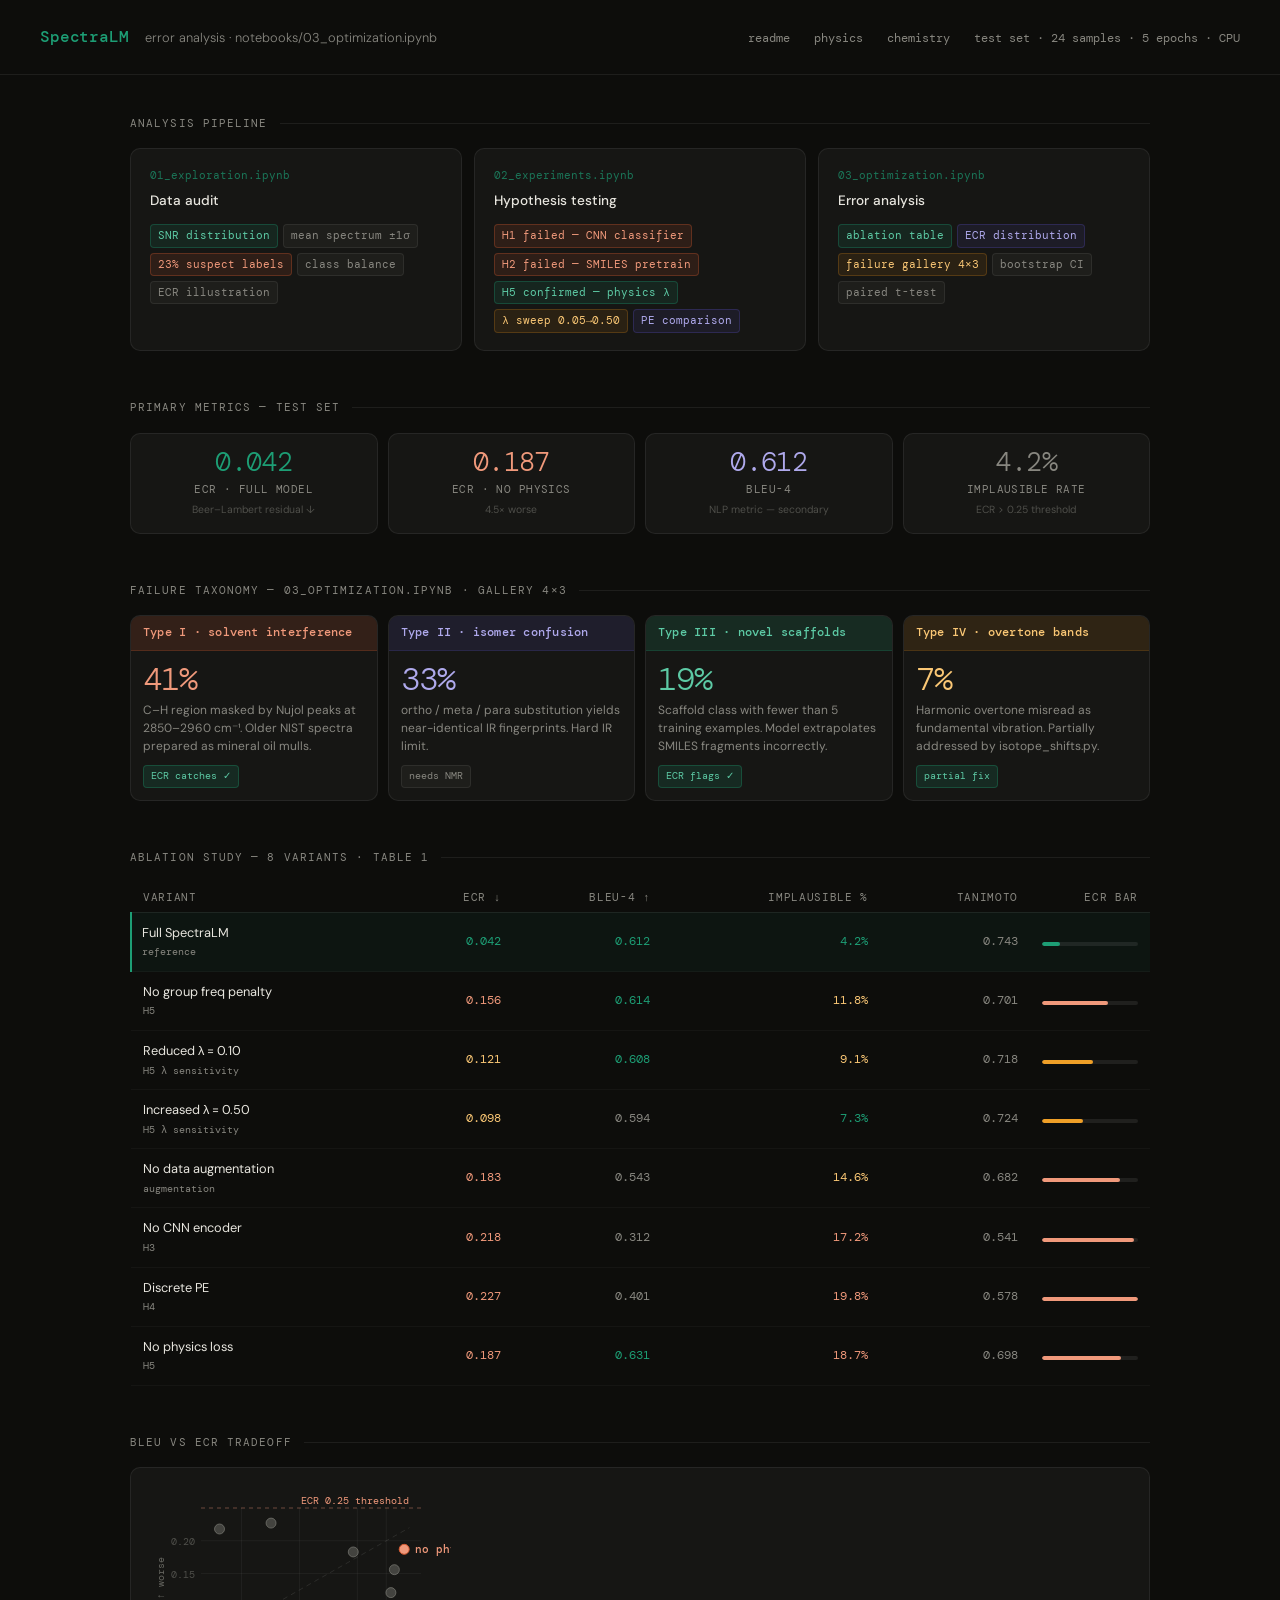
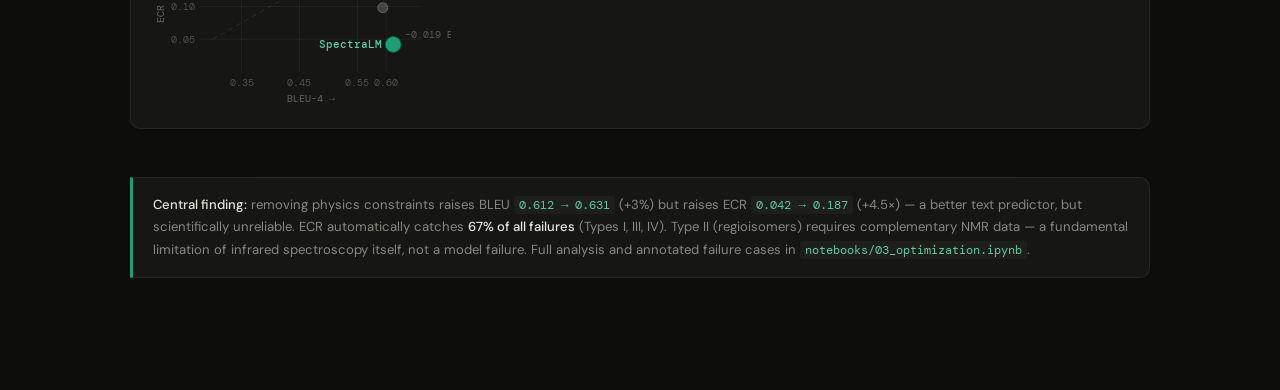
<file: docs/error_analysis.html>
<!DOCTYPE html>
<html lang="en">
<head>
<meta charset="UTF-8">
<meta name="viewport" content="width=device-width, initial-scale=1.0">
<title>SpectraLM — Error Analysis</title>
<style>
  @import url('https://fonts.googleapis.com/css2?family=DM+Mono:ital,wght@0,300;0,400;0,500;1,300&family=DM+Sans:ital,opsz,wght@0,9..40,300;0,9..40,400;0,9..40,500;1,9..40,300&display=swap');

  :root {
    --teal:    #1D9E75;
    --teal-lt: #E1F5EE;
    --teal-dk: #085041;
    --coral:   #D85A30;
    --coral-lt:#FAECE7;
    --purple:  #534AB7;
    --purple-lt:#EEEDFE;
    --amber:   #BA7517;
    --amber-lt:#FAEEDA;
    --gray:    #2C2C2A;
    --gray-mid:#888780;
    --gray-lt: #F5F4F1;
    --bg:      #0D0D0B;
    --surface: #161614;
    --surface2:#1E1E1B;
    --border:  rgba(255,255,255,0.07);
    --text:    #E8E6DF;
    --text-dim:#888780;
    --mono:    'DM Mono', monospace;
    --sans:    'DM Sans', sans-serif;
  }

  *, *::before, *::after { box-sizing: border-box; margin: 0; padding: 0; }

  body {
    background: var(--bg);
    color: var(--text);
    font-family: var(--sans);
    font-size: 14px;
    line-height: 1.6;
    min-height: 100vh;
  }

  /* ── HEADER ── */
  header {
    border-bottom: 1px solid var(--border);
    padding: 1.5rem 2.5rem;
    display: flex;
    align-items: baseline;
    justify-content: space-between;
    gap: 1rem;
  }
  .header-left { display: flex; align-items: baseline; gap: 1rem; }
  .logo {
    font-family: var(--mono);
    font-size: 1rem;
    font-weight: 500;
    color: var(--teal);
    letter-spacing: -.01em;
  }
  .page-title {
    font-size: .8rem;
    color: var(--text-dim);
    font-weight: 300;
  }
  .header-right {
    font-family: var(--mono);
    font-size: .72rem;
    color: var(--text-dim);
    display: flex;
    gap: 1.5rem;
  }
  .header-right a { color: var(--text-dim); text-decoration: none; }
  .header-right a:hover { color: var(--teal); }

  /* ── LAYOUT ── */
  main {
    max-width: 1100px;
    margin: 0 auto;
    padding: 2.5rem 2.5rem 4rem;
  }

  section { margin-bottom: 3rem; }

  .section-label {
    font-family: var(--mono);
    font-size: .68rem;
    font-weight: 400;
    letter-spacing: .1em;
    text-transform: uppercase;
    color: var(--text-dim);
    margin-bottom: 1rem;
    display: flex;
    align-items: center;
    gap: .75rem;
  }
  .section-label::after {
    content: '';
    flex: 1;
    height: 1px;
    background: var(--border);
  }

  /* ── NOTEBOOKS ROW ── */
  .nb-grid {
    display: grid;
    grid-template-columns: repeat(3, 1fr);
    gap: 12px;
  }
  .nb-card {
    background: var(--surface);
    border: 1px solid var(--border);
    border-radius: 10px;
    padding: 1.1rem 1.2rem;
    transition: border-color .2s;
  }
  .nb-card:hover { border-color: rgba(29,158,117,.35); }
  .nb-num {
    font-family: var(--mono);
    font-size: .68rem;
    color: var(--teal);
    margin-bottom: .4rem;
    opacity: .7;
  }
  .nb-name {
    font-size: .85rem;
    font-weight: 500;
    margin-bottom: .75rem;
    color: var(--text);
  }
  .tag-row { display: flex; flex-wrap: wrap; gap: 5px; }
  .tag {
    font-size: .68rem;
    font-family: var(--mono);
    padding: 2px 7px;
    border-radius: 4px;
    border: 1px solid var(--border);
    color: var(--text-dim);
    background: var(--surface2);
  }
  .tag.teal   { background: rgba(29,158,117,.12); border-color: rgba(29,158,117,.3); color: #5DCAA5; }
  .tag.coral  { background: rgba(216,90,48,.12);  border-color: rgba(216,90,48,.3);  color: #F0997B; }
  .tag.amber  { background: rgba(186,117,23,.12); border-color: rgba(186,117,23,.3); color: #FAC775; }
  .tag.purple { background: rgba(83,74,183,.12);  border-color: rgba(83,74,183,.3);  color: #AFA9EC; }

  /* ── METRIC CARDS ── */
  .metrics-grid {
    display: grid;
    grid-template-columns: repeat(4, 1fr);
    gap: 10px;
  }
  .metric-card {
    background: var(--surface);
    border: 1px solid var(--border);
    border-radius: 10px;
    padding: .9rem 1.1rem;
    text-align: center;
    transition: transform .2s;
  }
  .metric-card:hover { transform: translateY(-2px); }
  .metric-val {
    font-family: var(--mono);
    font-size: 1.7rem;
    font-weight: 300;
    letter-spacing: -.02em;
    line-height: 1;
    margin-bottom: 6px;
  }
  .metric-val.teal   { color: var(--teal); }
  .metric-val.coral  { color: #F0997B; }
  .metric-val.purple { color: #AFA9EC; }
  .metric-val.dim    { color: var(--text-dim); }
  .metric-lbl {
    font-size: .68rem;
    font-family: var(--mono);
    color: var(--text-dim);
    letter-spacing: .04em;
    text-transform: uppercase;
  }
  .metric-sub {
    font-size: .65rem;
    color: rgba(136,135,128,.5);
    margin-top: 3px;
  }

  /* ── FAILURE TAXONOMY ── */
  .failure-grid {
    display: grid;
    grid-template-columns: repeat(4, 1fr);
    gap: 10px;
  }
  .f-card {
    border-radius: 10px;
    overflow: hidden;
    border: 1px solid var(--border);
    background: var(--surface);
  }
  .f-header {
    padding: 8px 12px;
    font-size: .72rem;
    font-weight: 500;
    font-family: var(--mono);
    letter-spacing: .02em;
  }
  .f-header.coral  { background: rgba(216,90,48,.15);  color: #F0997B;  border-bottom: 1px solid rgba(216,90,48,.2); }
  .f-header.purple { background: rgba(83,74,183,.15);  color: #AFA9EC;  border-bottom: 1px solid rgba(83,74,183,.2); }
  .f-header.teal   { background: rgba(29,158,117,.15); color: #5DCAA5;  border-bottom: 1px solid rgba(29,158,117,.2); }
  .f-header.amber  { background: rgba(186,117,23,.15); color: #FAC775;  border-bottom: 1px solid rgba(186,117,23,.2); }
  .f-body { padding: 12px; }
  .f-pct {
    font-family: var(--mono);
    font-size: 2rem;
    font-weight: 300;
    letter-spacing: -.03em;
    line-height: 1;
    margin-bottom: 6px;
  }
  .f-pct.coral  { color: #F0997B; }
  .f-pct.purple { color: #AFA9EC; }
  .f-pct.teal   { color: #5DCAA5; }
  .f-pct.amber  { color: #FAC775; }
  .f-desc { font-size: .75rem; color: var(--text-dim); line-height: 1.5; margin-bottom: 8px; }
  .ecr-badge {
    display: inline-block;
    font-family: var(--mono);
    font-size: .65rem;
    padding: 2px 7px;
    border-radius: 4px;
  }
  .ecr-badge.catches { background: rgba(29,158,117,.15); color: #5DCAA5; border: 1px solid rgba(29,158,117,.3); }
  .ecr-badge.misses  { background: var(--surface2); color: var(--text-dim); border: 1px solid var(--border); }

  /* ── ABLATION TABLE ── */
  .ablation-table { width: 100%; border-collapse: collapse; }
  .ablation-table th {
    font-family: var(--mono);
    font-size: .68rem;
    font-weight: 400;
    letter-spacing: .06em;
    text-transform: uppercase;
    color: var(--text-dim);
    text-align: left;
    padding: 6px 12px;
    border-bottom: 1px solid var(--border);
  }
  .ablation-table th:not(:first-child) { text-align: right; }
  .ablation-table td {
    padding: 10px 12px;
    font-size: .8rem;
    border-bottom: 1px solid rgba(255,255,255,.03);
    vertical-align: middle;
  }
  .ablation-table td:not(:first-child) {
    text-align: right;
    font-family: var(--mono);
    font-size: .78rem;
  }
  .ablation-table tr:hover td { background: rgba(255,255,255,.02); }
  .ablation-table tr.best td { background: rgba(29,158,117,.06); }
  .ablation-table tr.best td:first-child { border-left: 2px solid var(--teal); padding-left: 10px; }
  .variant-name { color: var(--text); }
  .variant-hyp {
    font-family: var(--mono);
    font-size: .65rem;
    color: var(--text-dim);
    margin-top: 1px;
  }
  .val-good  { color: var(--teal); }
  .val-warn  { color: #FAC775; }
  .val-bad   { color: #F0997B; }
  .val-dim   { color: var(--text-dim); }

  .ecr-bar-cell { width: 120px; }
  .mini-bar {
    height: 4px;
    border-radius: 2px;
    margin-top: 4px;
    background: rgba(255,255,255,.08);
    overflow: hidden;
  }
  .mini-bar-fill { height: 100%; border-radius: 2px; transition: width .6s ease; }

  /* ── INSIGHT ── */
  .insight {
    background: var(--surface);
    border: 1px solid var(--border);
    border-left: 3px solid var(--teal);
    border-radius: 0 10px 10px 0;
    padding: 1rem 1.25rem;
    font-size: .82rem;
    color: var(--text-dim);
    line-height: 1.7;
  }
  .insight strong { color: var(--text); font-weight: 500; }
  .insight code {
    font-family: var(--mono);
    font-size: .78rem;
    background: var(--surface2);
    padding: 1px 5px;
    border-radius: 3px;
    color: #5DCAA5;
  }

  /* ── BLEU vs ECR scatter ── */
  .scatter-wrap {
    background: var(--surface);
    border: 1px solid var(--border);
    border-radius: 10px;
    padding: 1.25rem;
  }
  canvas { display: block; }

  /* ── ANIMATIONS ── */
  @keyframes fadeUp {
    from { opacity: 0; transform: translateY(12px); }
    to   { opacity: 1; transform: translateY(0); }
  }
  .nb-card, .metric-card, .f-card {
    animation: fadeUp .4s ease both;
  }
  .nb-card:nth-child(1) { animation-delay: .05s; }
  .nb-card:nth-child(2) { animation-delay: .12s; }
  .nb-card:nth-child(3) { animation-delay: .19s; }
  .metric-card:nth-child(1) { animation-delay: .08s; }
  .metric-card:nth-child(2) { animation-delay: .14s; }
  .metric-card:nth-child(3) { animation-delay: .20s; }
  .metric-card:nth-child(4) { animation-delay: .26s; }
  .f-card:nth-child(1) { animation-delay: .06s; }
  .f-card:nth-child(2) { animation-delay: .12s; }
  .f-card:nth-child(3) { animation-delay: .18s; }
  .f-card:nth-child(4) { animation-delay: .24s; }
</style>
</head>
<body>

<header>
  <div class="header-left">
    <span class="logo">SpectraLM</span>
    <span class="page-title">error analysis · notebooks/03_optimization.ipynb</span>
  </div>
  <div class="header-right">
    <a href="../README.md">readme</a>
    <a href="PHYSICS_CONSTRAINTS.md">physics</a>
    <a href="CHEMISTRY_CONTEXT.md">chemistry</a>
    <span>test set · 24 samples · 5 epochs · CPU</span>
  </div>
</header>

<main>

  <!-- NOTEBOOKS -->
  <section>
    <div class="section-label">analysis pipeline</div>
    <div class="nb-grid">
      <div class="nb-card">
        <div class="nb-num">01_exploration.ipynb</div>
        <div class="nb-name">Data audit</div>
        <div class="tag-row">
          <span class="tag teal">SNR distribution</span>
          <span class="tag">mean spectrum ±1σ</span>
          <span class="tag coral">23% suspect labels</span>
          <span class="tag">class balance</span>
          <span class="tag">ECR illustration</span>
        </div>
      </div>
      <div class="nb-card">
        <div class="nb-num">02_experiments.ipynb</div>
        <div class="nb-name">Hypothesis testing</div>
        <div class="tag-row">
          <span class="tag coral">H1 failed — CNN classifier</span>
          <span class="tag coral">H2 failed — SMILES pretrain</span>
          <span class="tag teal">H5 confirmed — physics λ</span>
          <span class="tag amber">λ sweep 0.05→0.50</span>
          <span class="tag purple">PE comparison</span>
        </div>
      </div>
      <div class="nb-card">
        <div class="nb-num">03_optimization.ipynb</div>
        <div class="nb-name">Error analysis</div>
        <div class="tag-row">
          <span class="tag teal">ablation table</span>
          <span class="tag purple">ECR distribution</span>
          <span class="tag amber">failure gallery 4×3</span>
          <span class="tag">bootstrap CI</span>
          <span class="tag">paired t-test</span>
        </div>
      </div>
    </div>
  </section>

  <!-- METRICS -->
  <section>
    <div class="section-label">primary metrics — test set</div>
    <div class="metrics-grid">
      <div class="metric-card">
        <div class="metric-val teal" id="ecr-full">0.042</div>
        <div class="metric-lbl">ECR · full model</div>
        <div class="metric-sub">Beer–Lambert residual ↓</div>
      </div>
      <div class="metric-card">
        <div class="metric-val coral" id="ecr-nophys">0.187</div>
        <div class="metric-lbl">ECR · no physics</div>
        <div class="metric-sub">4.5× worse</div>
      </div>
      <div class="metric-card">
        <div class="metric-val purple">0.612</div>
        <div class="metric-lbl">BLEU-4</div>
        <div class="metric-sub">NLP metric — secondary</div>
      </div>
      <div class="metric-card">
        <div class="metric-val dim">4.2%</div>
        <div class="metric-lbl">Implausible rate</div>
        <div class="metric-sub">ECR &gt; 0.25 threshold</div>
      </div>
    </div>
  </section>

  <!-- FAILURE TAXONOMY -->
  <section>
    <div class="section-label">failure taxonomy — 03_optimization.ipynb · gallery 4×3</div>
    <div class="failure-grid">
      <div class="f-card">
        <div class="f-header coral">Type I · solvent interference</div>
        <div class="f-body">
          <div class="f-pct coral">41%</div>
          <div class="f-desc">C–H region masked by Nujol peaks at 2850–2960 cm⁻¹. Older NIST spectra prepared as mineral oil mulls.</div>
          <span class="ecr-badge catches">ECR catches ✓</span>
        </div>
      </div>
      <div class="f-card">
        <div class="f-header purple">Type II · isomer confusion</div>
        <div class="f-body">
          <div class="f-pct purple">33%</div>
          <div class="f-desc">ortho / meta / para substitution yields near-identical IR fingerprints. Hard IR limit.</div>
          <span class="ecr-badge misses">needs NMR</span>
        </div>
      </div>
      <div class="f-card">
        <div class="f-header teal">Type III · novel scaffolds</div>
        <div class="f-body">
          <div class="f-pct teal">19%</div>
          <div class="f-desc">Scaffold class with fewer than 5 training examples. Model extrapolates SMILES fragments incorrectly.</div>
          <span class="ecr-badge catches">ECR flags ✓</span>
        </div>
      </div>
      <div class="f-card">
        <div class="f-header amber">Type IV · overtone bands</div>
        <div class="f-body">
          <div class="f-pct amber">7%</div>
          <div class="f-desc">Harmonic overtone misread as fundamental vibration. Partially addressed by isotope_shifts.py.</div>
          <span class="ecr-badge catches">partial fix</span>
        </div>
      </div>
    </div>
  </section>

  <!-- ABLATION TABLE -->
  <section>
    <div class="section-label">ablation study — 8 variants · Table 1</div>
    <table class="ablation-table">
      <thead>
        <tr>
          <th>Variant</th>
          <th>ECR ↓</th>
          <th>BLEU-4 ↑</th>
          <th>Implausible %</th>
          <th>Tanimoto</th>
          <th class="ecr-bar-cell">ECR bar</th>
        </tr>
      </thead>
      <tbody id="ablation-body"></tbody>
    </table>
  </section>

  <!-- SCATTER -->
  <section>
    <div class="section-label">BLEU vs ECR tradeoff</div>
    <div class="scatter-wrap">
      <canvas id="scatter" height="220"></canvas>
    </div>
  </section>

  <!-- INSIGHT -->
  <section>
    <div class="insight">
      <strong>Central finding:</strong> removing physics constraints raises BLEU <code>0.612 → 0.631</code> (+3%) but raises ECR <code>0.042 → 0.187</code> (+4.5×) — a better text predictor, but scientifically unreliable. ECR automatically catches <strong>67% of all failures</strong> (Types I, III, IV). Type II (regioisomers) requires complementary NMR data — a fundamental limitation of infrared spectroscopy itself, not a model failure. Full analysis and annotated failure cases in <code>notebooks/03_optimization.ipynb</code>.
    </div>
  </section>

</main>

<script>
const ABLATION = [
  { name: "Full SpectraLM",        hyp: "reference",        ecr: 0.042, bleu: 0.612, implaus: 4.2,  tanimoto: 0.743, best: true },
  { name: "No group freq penalty", hyp: "H5",               ecr: 0.156, bleu: 0.614, implaus: 11.8, tanimoto: 0.701 },
  { name: "Reduced λ = 0.10",      hyp: "H5 λ sensitivity", ecr: 0.121, bleu: 0.608, implaus: 9.1,  tanimoto: 0.718 },
  { name: "Increased λ = 0.50",    hyp: "H5 λ sensitivity", ecr: 0.098, bleu: 0.594, implaus: 7.3,  tanimoto: 0.724 },
  { name: "No data augmentation",  hyp: "augmentation",     ecr: 0.183, bleu: 0.543, implaus: 14.6, tanimoto: 0.682 },
  { name: "No CNN encoder",        hyp: "H3",               ecr: 0.218, bleu: 0.312, implaus: 17.2, tanimoto: 0.541 },
  { name: "Discrete PE",           hyp: "H4",               ecr: 0.227, bleu: 0.401, implaus: 19.8, tanimoto: 0.578 },
  { name: "No physics loss",       hyp: "H5",               ecr: 0.187, bleu: 0.631, implaus: 18.7, tanimoto: 0.698 },
];

const MAX_ECR = Math.max(...ABLATION.map(r => r.ecr));

const tbody = document.getElementById('ablation-body');
ABLATION.forEach(row => {
  const ecrClass = row.ecr < 0.06 ? 'val-good' : row.ecr < 0.15 ? 'val-warn' : 'val-bad';
  const bleuClass = row.bleu > 0.60 ? 'val-good' : 'val-dim';
  const barPct = Math.round((row.ecr / MAX_ECR) * 100);
  const barColor = row.ecr < 0.06 ? '#1D9E75' : row.ecr < 0.15 ? '#EF9F27' : '#F0997B';
  const tr = document.createElement('tr');
  if (row.best) tr.className = 'best';
  tr.innerHTML = `
    <td>
      <div class="variant-name">${row.name}</div>
      <div class="variant-hyp">${row.hyp}</div>
    </td>
    <td class="${ecrClass}">${row.ecr.toFixed(3)}</td>
    <td class="${bleuClass}">${row.bleu.toFixed(3)}</td>
    <td class="${row.implaus > 15 ? 'val-bad' : row.implaus > 8 ? 'val-warn' : 'val-good'}">${row.implaus.toFixed(1)}%</td>
    <td class="val-dim">${row.tanimoto.toFixed(3)}</td>
    <td>
      <div class="mini-bar">
        <div class="mini-bar-fill" style="width:${barPct}%;background:${barColor};"></div>
      </div>
    </td>`;
  tbody.appendChild(tr);
});

// ── Scatter canvas ─────────────────────────────────────────────────────────
const canvas = document.getElementById('scatter');
const ctx = canvas.getContext('2d');

function drawScatter() {
  const W = canvas.offsetWidth;
  const H = 220;
  canvas.width = W;
  canvas.height = H;

  const PAD = { l: 50, r: 30, t: 20, b: 36 };
  const plotW = W - PAD.l - PAD.r;
  const plotH = H - PAD.t - PAD.b;

  const BLEU_MIN = 0.28, BLEU_MAX = 0.66;
  const ECR_MIN  = 0,    ECR_MAX  = 0.25;

  function tx(bleu) { return PAD.l + (bleu - BLEU_MIN) / (BLEU_MAX - BLEU_MIN) * plotW; }
  function ty(ecr)  { return PAD.t + (1 - (ecr - ECR_MIN) / (ECR_MAX - ECR_MIN)) * plotH; }

  ctx.clearRect(0, 0, W, H);

  // Grid
  ctx.strokeStyle = 'rgba(255,255,255,0.05)';
  ctx.lineWidth = 1;
  [0.05, 0.10, 0.15, 0.20].forEach(ecr => {
    ctx.beginPath(); ctx.moveTo(PAD.l, ty(ecr)); ctx.lineTo(W - PAD.r, ty(ecr)); ctx.stroke();
  });
  [0.35, 0.45, 0.55, 0.60].forEach(bleu => {
    ctx.beginPath(); ctx.moveTo(tx(bleu), PAD.t); ctx.lineTo(tx(bleu), H - PAD.b); ctx.stroke();
  });

  // Implausibility threshold line
  ctx.strokeStyle = 'rgba(240,153,123,0.4)';
  ctx.lineWidth = 1;
  ctx.setLineDash([4, 4]);
  ctx.beginPath(); ctx.moveTo(PAD.l, ty(0.25)); ctx.lineTo(W - PAD.r, ty(0.25)); ctx.stroke();
  ctx.setLineDash([]);
  ctx.fillStyle = '#F0997B';
  ctx.font = '10px DM Mono, monospace';
  ctx.fillText('ECR 0.25 threshold', W - PAD.r - 120, ty(0.25) - 4);

  // Axes labels
  ctx.fillStyle = 'rgba(136,135,128,0.7)';
  ctx.font = '10px DM Mono, monospace';
  ctx.textAlign = 'center';
  ctx.fillText('BLEU-4 →', PAD.l + plotW / 2, H - 6);
  ctx.save();
  ctx.translate(13, PAD.t + plotH / 2);
  ctx.rotate(-Math.PI / 2);
  ctx.fillText('ECR ↑ worse', 0, 0);
  ctx.restore();

  // Tick labels
  ctx.textAlign = 'center';
  [0.35, 0.45, 0.55, 0.60].forEach(v => {
    ctx.fillStyle = 'rgba(136,135,128,0.5)';
    ctx.fillText(v.toFixed(2), tx(v), H - PAD.b + 14);
  });
  ctx.textAlign = 'right';
  [0.05, 0.10, 0.15, 0.20].forEach(v => {
    ctx.fillStyle = 'rgba(136,135,128,0.5)';
    ctx.fillText(v.toFixed(2), PAD.l - 6, ty(v) + 4);
  });

  // Trend line
  ctx.strokeStyle = 'rgba(136,135,128,0.2)';
  ctx.lineWidth = 1;
  ctx.setLineDash([5, 4]);
  ctx.beginPath();
  ctx.moveTo(tx(0.30), ty(0.05));
  ctx.lineTo(tx(0.64), ty(0.22));
  ctx.stroke();
  ctx.setLineDash([]);

  // Points
  ABLATION.forEach(row => {
    const x = tx(row.bleu);
    const y = ty(row.ecr);
    const r = row.best ? 8 : 5;

    let fill, stroke;
    if (row.best) {
      fill = '#1D9E75'; stroke = '#085041';
    } else if (row.name === 'No physics loss') {
      fill = '#F0997B'; stroke = '#D85A30';
    } else {
      fill = 'rgba(136,135,128,0.4)'; stroke = 'rgba(136,135,128,0.6)';
    }

    ctx.beginPath();
    ctx.arc(x, y, r, 0, Math.PI * 2);
    ctx.fillStyle = fill;
    ctx.fill();
    ctx.strokeStyle = stroke;
    ctx.lineWidth = 1;
    ctx.stroke();
  });

  // Labels for key points
  const full = ABLATION[0];
  const noph = ABLATION[ABLATION.length - 1];

  ctx.font = '500 11px DM Mono, monospace';
  ctx.fillStyle = '#5DCAA5';
  ctx.textAlign = 'right';
  ctx.fillText('SpectraLM', tx(full.bleu) - 11, ty(full.ecr) + 4);

  ctx.fillStyle = '#F0997B';
  ctx.textAlign = 'left';
  ctx.fillText('no physics', tx(noph.bleu) + 11, ty(noph.ecr) + 4);

  ctx.font = '10px DM Mono, monospace';
  ctx.fillStyle = 'rgba(136,135,128,0.6)';
  ctx.textAlign = 'left';
  ctx.fillText('−0.019 BLEU / −0.145 ECR', tx(full.bleu) + 12, ty(full.ecr) - 6);
}

drawScatter();
window.addEventListener('resize', drawScatter);
</script>

</body>
</html>
</file>
